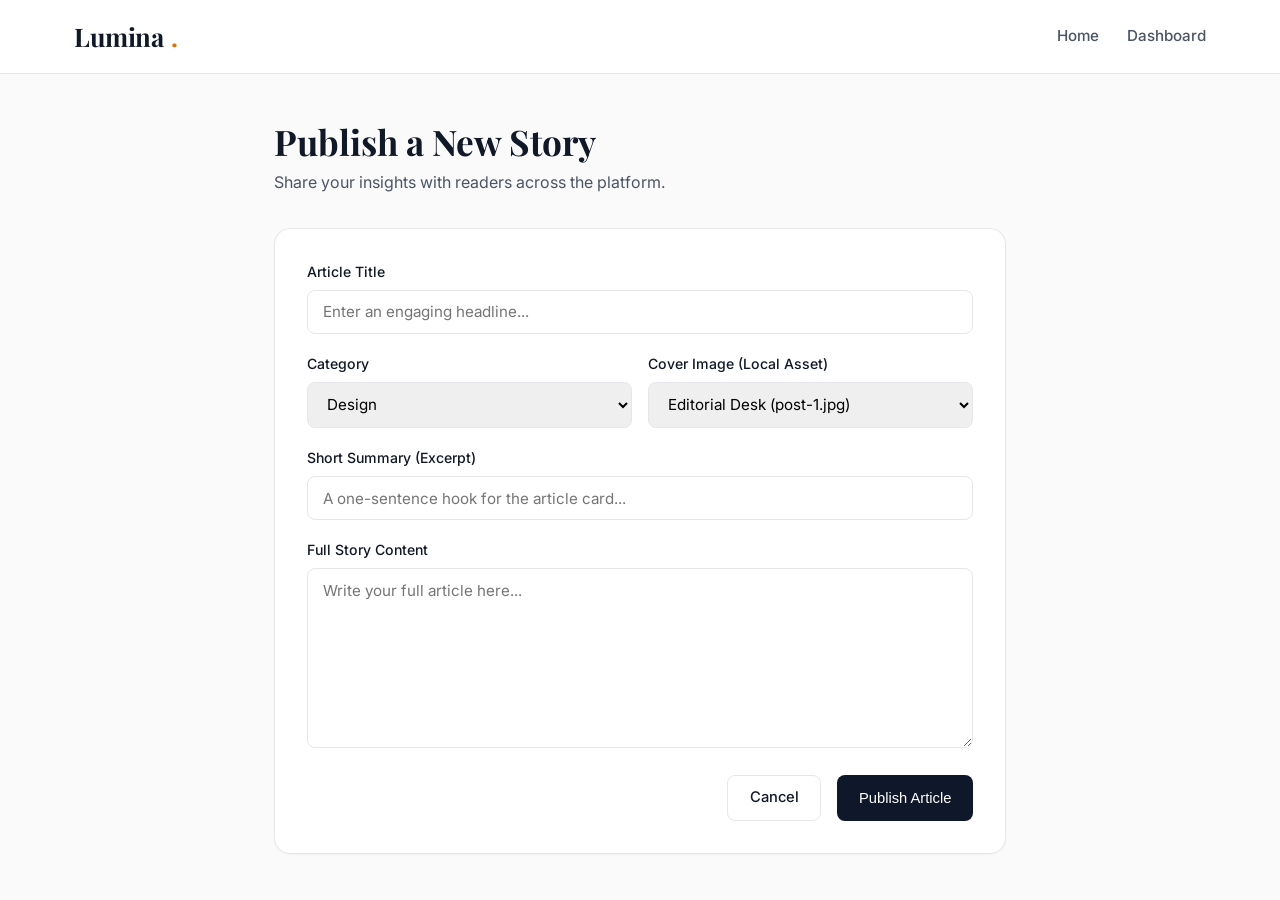
<file: create-blog.html>
<!DOCTYPE html>
<html lang="en">
<head>
  <meta charset="UTF-8">
  <meta name="viewport" content="width=device-width, initial-scale=1.0">
  <title>Write Article — Lumina Press</title>
  <link rel="stylesheet" href="css/style.css">
</head>
<body>

  <header class="navbar">
    <div class="nav-container">
      <a href="index.html" class="logo">Lumina<span>.</span></a>
      <nav class="nav-links">
        <a href="index.html">Home</a>
        <a href="dashboard.html">Dashboard</a>
      </nav>
    </div>
  </header>

  <main class="container" style="max-width: 780px;">
    <div style="margin-bottom: 2rem;">
      <h1 style="font-size: 2.2rem;">Publish a New Story</h1>
      <p style="color: var(--text-secondary);">Share your insights with readers across the platform.</p>
    </div>

    <div style="background: var(--bg-surface); border: 1px solid var(--border); border-radius: 16px; padding: 2rem; box-shadow: var(--shadow-sm);">
      <form onsubmit="handleCreateBlog(event)">
        <div class="form-group">
          <label>Article Title</label>
          <input type="text" id="blog-title" class="form-control" placeholder="Enter an engaging headline..." required>
        </div>

        <div style="display:grid; grid-template-columns: 1fr 1fr; gap: 1rem;">
          <div class="form-group">
            <label>Category</label>
            <select id="blog-category" class="form-control">
              <option value="Design">Design</option>
              <option value="Technology">Technology</option>
              <option value="Lifestyle">Lifestyle</option>
            </select>
          </div>

          <div class="form-group">
            <label>Cover Image (Local Asset)</label>
            <select id="blog-image" class="form-control">
              <option value="images/post-1.jpg">Editorial Desk (post-1.jpg)</option>
              <option value="images/post-2.jpg">Tech Workspace (post-2.jpg)</option>
              <option value="images/post-3.jpg">Minimal Lifestyle (post-3.jpg)</option>
              <option value="images/hero-banner.jpg">Hero Studio (hero-banner.jpg)</option>
            </select>
          </div>
        </div>

        <div class="form-group">
          <label>Short Summary (Excerpt)</label>
          <input type="text" id="blog-excerpt" class="form-control" placeholder="A one-sentence hook for the article card..." required>
        </div>

        <div class="form-group">
          <label>Full Story Content</label>
          <textarea id="blog-content" class="form-control" placeholder="Write your full article here..." required></textarea>
        </div>

        <div style="display:flex; gap:1rem; justify-content:flex-end;">
          <a href="dashboard.html" class="btn btn-outline">Cancel</a>
          <button type="submit" class="btn btn-primary">Publish Article</button>
        </div>
      </form>
    </div>
  </main>

  <script src="js/app.js"></script>
</body>
</html>
</file>
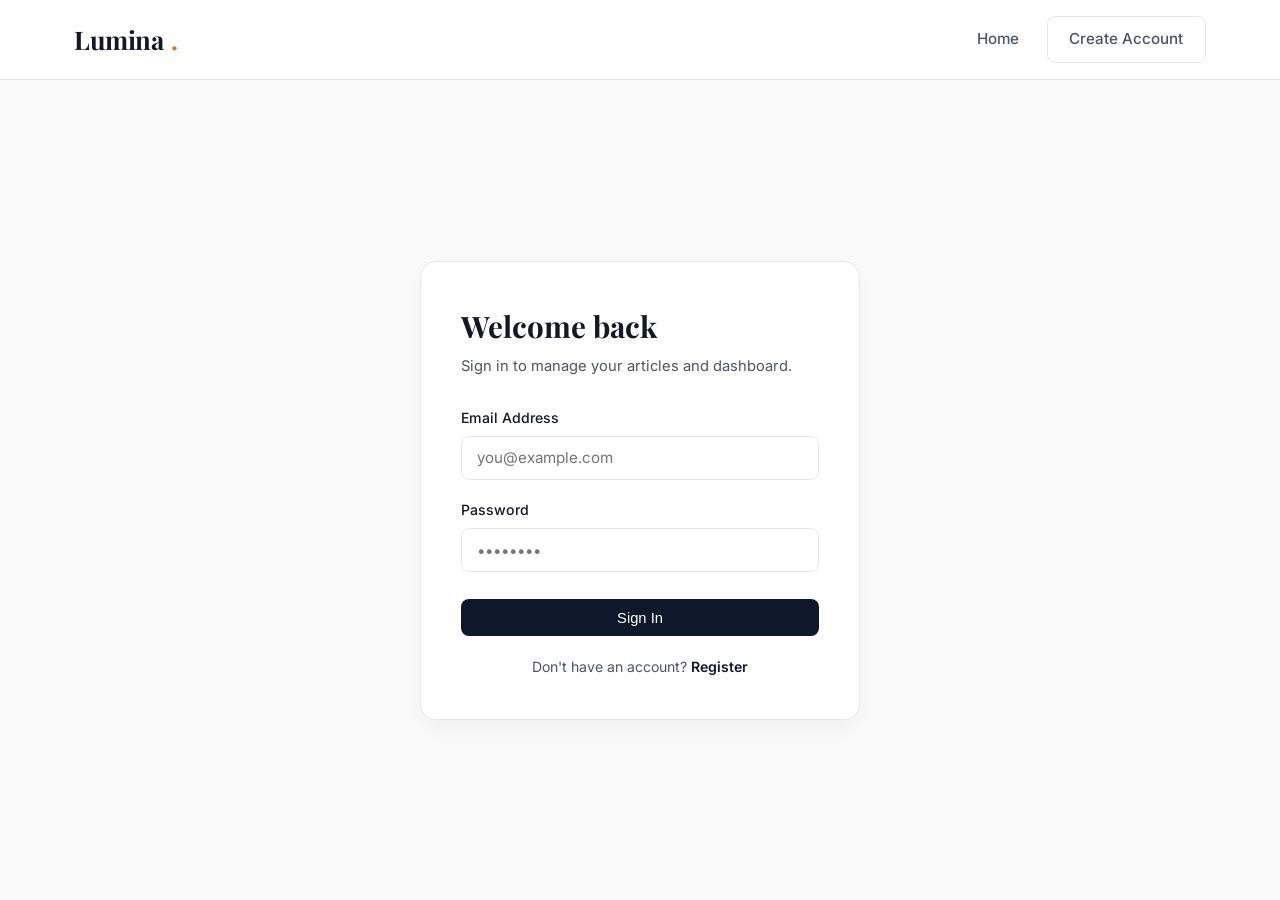
<file: dashboard.html>
<!DOCTYPE html>
<html lang="en">
<head>
  <meta charset="UTF-8">
  <meta name="viewport" content="width=device-width, initial-scale=1.0">
  <title>Dashboard — Lumina Press</title>
  <link rel="stylesheet" href="css/style.css">
</head>
<body>

  <header class="navbar">
    <div class="nav-container">
      <a href="index.html" class="logo">Lumina<span>.</span></a>
      <nav class="nav-links">
        <a href="index.html">Home</a>
        <a href="dashboard.html" class="active">Dashboard</a>
        <a href="create-blog.html" class="btn btn-primary">+ New Article</a>
        <button onclick="logoutUser()" class="btn btn-outline">Logout</button>
      </nav>
    </div>
  </header>

  <main class="container">
    <div class="section-header">
      <div>
        <h1 id="welcome-user" style="font-size:2rem;">Dashboard</h1>
        <p style="color:var(--text-secondary);">Manage your published articles and track engagement.</p>
      </div>
      <a href="create-blog.html" class="btn btn-primary">Write New Post</a>
    </div>

    <div class="stats-grid">
      <div class="stat-card">
        <span>Published Articles</span>
        <h3 id="stat-total-posts">3</h3>
      </div>
      <div class="stat-card">
        <span>Total Views</span>
        <h3>1,420</h3>
      </div>
      <div class="stat-card">
        <span>Avg. Read Time</span>
        <h3>4.2 min</h3>
      </div>
    </div>

    <h2 style="font-size:1.4rem; margin-bottom:1rem;">Your Articles</h2>
    <div class="table-card">
      <table>
        <thead>
          <tr>
            <th>Article Title</th>
            <th>Category</th>
            <th>Published Date</th>
            <th>Action</th>
          </tr>
        </thead>
        <tbody id="dashboard-table-body"></tbody>
      </table>
    </div>
  </main>

  <script src="js/app.js"></script>
</body>
</html>
</file>
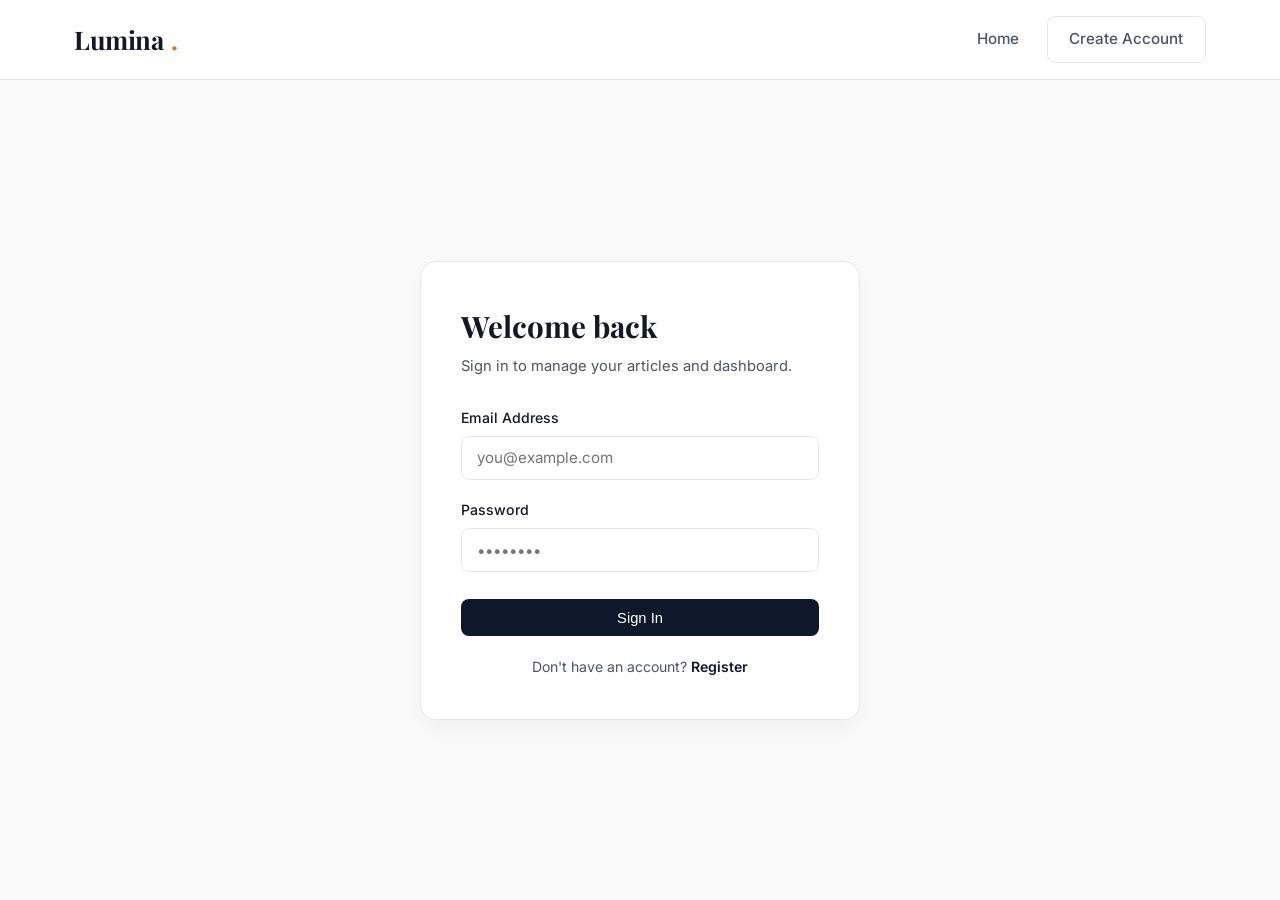
<file: login.html>
<!DOCTYPE html>
<html lang="en">
<head>
  <meta charset="UTF-8">
  <meta name="viewport" content="width=device-width, initial-scale=1.0">
  <title>Sign In — Lumina Press</title>
  <link rel="stylesheet" href="css/style.css">
</head>
<body>

  <header class="navbar">
    <div class="nav-container">
      <a href="index.html" class="logo">Lumina<span>.</span></a>
      <nav class="nav-links">
        <a href="index.html">Home</a>
        <a href="register.html" class="btn btn-outline">Create Account</a>
      </nav>
    </div>
  </header>

  <div class="auth-wrapper">
    <div class="auth-card">
      <h2>Welcome back</h2>
      <p class="sub">Sign in to manage your articles and dashboard.</p>
      <form onsubmit="handleLogin(event)">
        <div class="form-group">
          <label>Email Address</label>
          <input type="email" id="login-email" class="form-control" placeholder="you@example.com" required>
        </div>
        <div class="form-group">
          <label>Password</label>
          <input type="password" id="login-password" class="form-control" placeholder="••••••••" required>
        </div>
        <button type="submit" class="btn btn-primary" style="width:100%; margin-top:0.5rem;">Sign In</button>
      </form>
      <p style="text-align:center; margin-top:1.25rem; font-size:0.88rem; color:var(--text-secondary);">
        Don't have an account? <a href="register.html" style="color:var(--accent); font-weight:600;">Register</a>
      </p>
    </div>
  </div>

  <script src="js/app.js"></script>
</body>
</html>
</file>
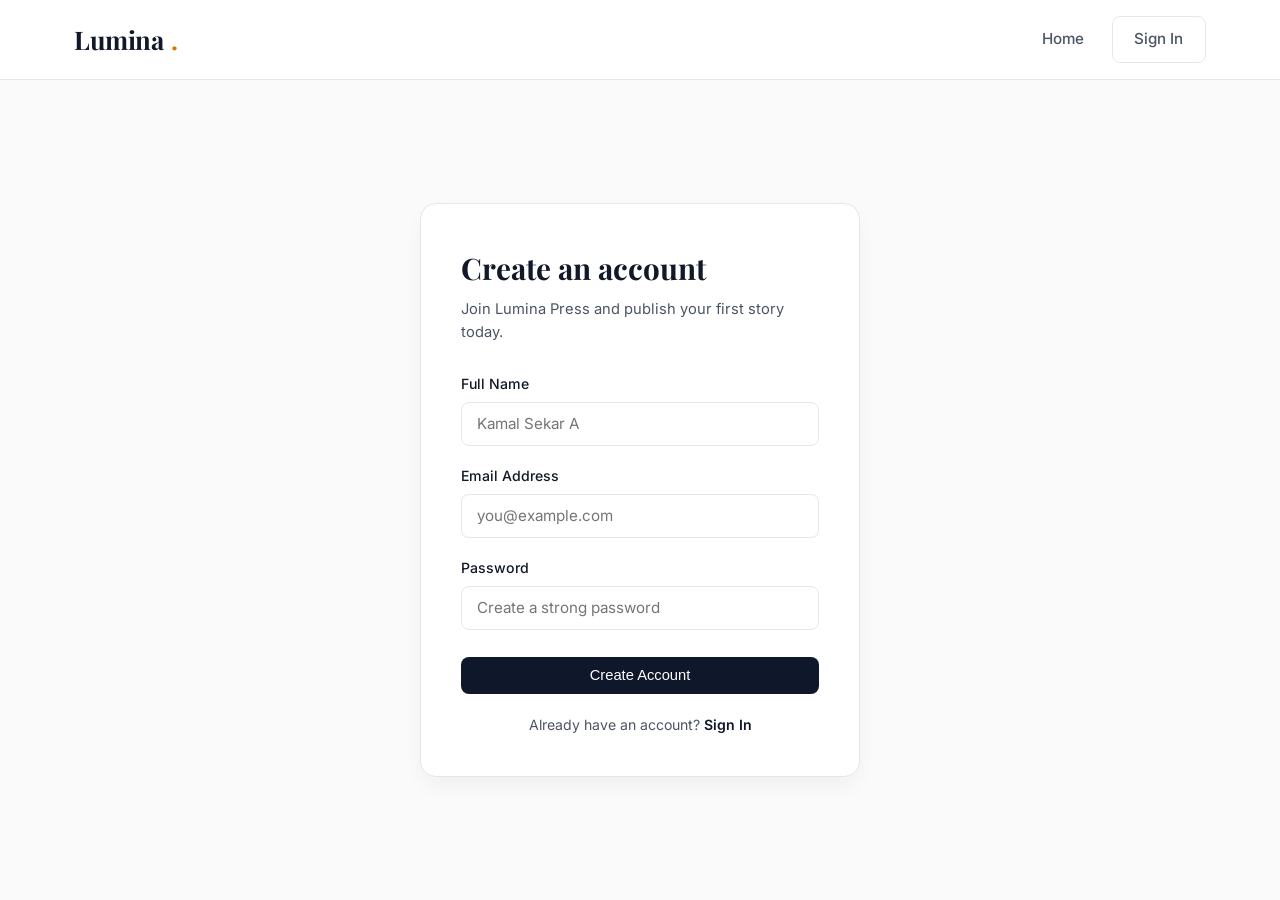
<file: register.html>
<!DOCTYPE html>
<html lang="en">
<head>
  <meta charset="UTF-8">
  <meta name="viewport" content="width=device-width, initial-scale=1.0">
  <title>Create Account — Lumina Press</title>
  <link rel="stylesheet" href="css/style.css">
</head>
<body>

  <header class="navbar">
    <div class="nav-container">
      <a href="index.html" class="logo">Lumina<span>.</span></a>
      <nav class="nav-links">
        <a href="index.html">Home</a>
        <a href="login.html" class="btn btn-outline">Sign In</a>
      </nav>
    </div>
  </header>

  <div class="auth-wrapper">
    <div class="auth-card">
      <h2>Create an account</h2>
      <p class="sub">Join Lumina Press and publish your first story today.</p>
      <form onsubmit="handleRegister(event)">
        <div class="form-group">
          <label>Full Name</label>
          <input type="text" id="reg-name" class="form-control" placeholder="Kamal Sekar A" required>
        </div>
        <div class="form-group">
          <label>Email Address</label>
          <input type="email" id="reg-email" class="form-control" placeholder="you@example.com" required>
        </div>
        <div class="form-group">
          <label>Password</label>
          <input type="password" id="reg-password" class="form-control" placeholder="Create a strong password" required>
        </div>
        <button type="submit" class="btn btn-primary" style="width:100%; margin-top:0.5rem;">Create Account</button>
      </form>
      <p style="text-align:center; margin-top:1.25rem; font-size:0.88rem; color:var(--text-secondary);">
        Already have an account? <a href="login.html" style="color:var(--accent); font-weight:600;">Sign In</a>
      </p>
    </div>
  </div>

  <script src="js/app.js"></script>
</body>
</html>
</file>
<file: css/style.css>
@import url('https://fonts.googleapis.com/css2?family=Inter:wght@400;500;600;700&family=Playfair+Display:wght@600;700&display=swap');

:root {
  --bg-primary: #FAFAFA;
  --bg-surface: #FFFFFF;
  --text-primary: #111827;
  --text-secondary: #4B5563;
  --text-muted: #9CA3AF;
  --accent: #0F172A;
  --accent-hover: #1E293B;
  --brand-gold: #D97706;
  --border: #E5E7EB;
  --shadow-sm: 0 1px 2px rgba(0,0,0,0.04);
  --shadow-md: 0 10px 25px -5px rgba(0,0,0,0.06);
  --radius: 12px;
}

* {
  margin: 0;
  padding: 0;
  box-sizing: border-box;
}

body {
  font-family: 'Inter', sans-serif;
  background-color: var(--bg-primary);
  color: var(--text-primary);
  line-height: 1.6;
  -webkit-font-smoothing: antialiased;
}

h1, h2, h3, .serif {
  font-family: 'Playfair Display', serif;
}

a {
  text-decoration: none;
  color: inherit;
}

/* Navbar */
.navbar {
  background: rgba(255, 255, 255, 0.9);
  backdrop-filter: blur(12px);
  border-bottom: 1px solid var(--border);
  position: sticky;
  top: 0;
  z-index: 100;
}

.nav-container {
  max-width: 1180px;
  margin: 0 auto;
  padding: 1rem 1.5rem;
  display: flex;
  justify-content: space-between;
  align-items: center;
}

.logo {
  font-family: 'Playfair Display', serif;
  font-size: 1.6rem;
  font-weight: 700;
  letter-spacing: -0.5px;
  display: flex;
  align-items: center;
  gap: 8px;
}

.logo span {
  color: var(--brand-gold);
}

.nav-links {
  display: flex;
  align-items: center;
  gap: 1.75rem;
}

.nav-links a {
  font-size: 0.95rem;
  font-weight: 500;
  color: var(--text-secondary);
  transition: color 0.2s;
}

.nav-links a:hover, .nav-links a.active {
  color: var(--text-primary);
}

.btn {
  display: inline-flex;
  align-items: center;
  justify-content: center;
  gap: 0.5rem;
  padding: 0.65rem 1.35rem;
  border-radius: 8px;
  font-size: 0.92rem;
  font-weight: 500;
  cursor: pointer;
  transition: all 0.2s ease;
  border: none;
}

.btn-primary {
  background: var(--accent);
  color: #FFFFFF;
}

.btn-primary:hover {
  background: var(--accent-hover);
  transform: translateY(-1px);
}

.btn-outline {
  background: transparent;
  border: 1px solid var(--border);
  color: var(--text-primary);
}

.btn-outline:hover {
  background: #F3F4F6;
}

.btn-danger {
  background: #FEE2E2;
  color: #DC2626;
}

.btn-danger:hover {
  background: #FECACA;
}

/* Container */
.container {
  max-width: 1180px;
  margin: 0 auto;
  padding: 2.5rem 1.5rem;
}

/* Hero Section */
.hero {
  display: grid;
  grid-template-columns: 1.1fr 0.9fr;
  gap: 3rem;
  align-items: center;
  background: var(--bg-surface);
  border: 1px solid var(--border);
  border-radius: 20px;
  padding: 2.5rem;
  box-shadow: var(--shadow-md);
  margin-bottom: 3.5rem;
}

.hero-badge {
  display: inline-block;
  background: #FEF3C7;
  color: #B45309;
  font-size: 0.78rem;
  font-weight: 600;
  padding: 0.3rem 0.8rem;
  border-radius: 99px;
  text-transform: uppercase;
  letter-spacing: 0.5px;
  margin-bottom: 1rem;
}

.hero h1 {
  font-size: 2.6rem;
  line-height: 1.2;
  margin-bottom: 1rem;
}

.hero p {
  color: var(--text-secondary);
  font-size: 1.05rem;
  margin-bottom: 1.75rem;
}

.hero-img {
  width: 100%;
  height: 340px;
  object-fit: cover;
  border-radius: 14px;
}

/* Filter & Search Bar */
.section-header {
  display: flex;
  justify-content: space-between;
  align-items: center;
  flex-wrap: wrap;
  gap: 1rem;
  margin-bottom: 2rem;
}

.filter-tabs {
  display: flex;
  gap: 0.6rem;
  flex-wrap: wrap;
}

.tab-btn {
  padding: 0.45rem 1rem;
  border-radius: 99px;
  border: 1px solid var(--border);
  background: var(--bg-surface);
  font-size: 0.88rem;
  font-weight: 500;
  color: var(--text-secondary);
  cursor: pointer;
  transition: all 0.2s;
}

.tab-btn.active, .tab-btn:hover {
  background: var(--accent);
  color: #FFFFFF;
  border-color: var(--accent);
}

.search-box input {
  padding: 0.55rem 1rem;
  border: 1px solid var(--border);
  border-radius: 8px;
  font-size: 0.9rem;
  width: 260px;
  outline: none;
}

.search-box input:focus {
  border-color: var(--accent);
}

/* Blog Grid */
.blog-grid {
  display: grid;
  grid-template-columns: repeat(auto-fill, minmax(340px, 1fr));
  gap: 2rem;
}

.blog-card {
  background: var(--bg-surface);
  border: 1px solid var(--border);
  border-radius: var(--radius);
  overflow: hidden;
  transition: transform 0.25s ease, box-shadow 0.25s ease;
  display: flex;
  flex-direction: column;
}

.blog-card:hover {
  transform: translateY(-4px);
  box-shadow: var(--shadow-md);
}

.blog-card img {
  width: 100%;
  height: 210px;
  object-fit: cover;
}

.blog-content {
  padding: 1.5rem;
  flex: 1;
  display: flex;
  flex-direction: column;
}

.blog-meta {
  display: flex;
  justify-content: space-between;
  font-size: 0.8rem;
  color: var(--text-muted);
  margin-bottom: 0.6rem;
}

.blog-cat {
  color: var(--brand-gold);
  font-weight: 600;
  text-transform: uppercase;
}

.blog-card h3 {
  font-size: 1.3rem;
  margin-bottom: 0.6rem;
  line-height: 1.35;
}

.blog-card p {
  color: var(--text-secondary);
  font-size: 0.92rem;
  margin-bottom: 1.25rem;
  flex: 1;
}

.author-row {
  display: flex;
  align-items: center;
  justify-content: space-between;
  padding-top: 1rem;
  border-top: 1px solid var(--border);
}

.author-info {
  display: flex;
  align-items: center;
  gap: 0.6rem;
  font-size: 0.85rem;
  font-weight: 500;
}

.author-info img {
  width: 28px;
  height: 28px;
  border-radius: 50%;
  object-fit: cover;
}

/* Auth & Editor Forms */
.auth-wrapper {
  min-height: calc(100vh - 80px);
  display: flex;
  align-items: center;
  justify-content: center;
  padding: 2rem 1rem;
}

.auth-card {
  background: var(--bg-surface);
  border: 1px solid var(--border);
  border-radius: 16px;
  padding: 2.5rem;
  width: 100%;
  max-width: 440px;
  box-shadow: var(--shadow-md);
}

.auth-card h2 {
  font-size: 1.85rem;
  margin-bottom: 0.4rem;
}

.auth-card p.sub {
  color: var(--text-secondary);
  font-size: 0.92rem;
  margin-bottom: 1.75rem;
}

.form-group {
  margin-bottom: 1.2rem;
}

.form-group label {
  display: block;
  font-size: 0.88rem;
  font-weight: 500;
  margin-bottom: 0.4rem;
  color: var(--text-primary);
}

.form-control {
  width: 100%;
  padding: 0.72rem 0.95rem;
  border: 1px solid var(--border);
  border-radius: 8px;
  font-family: inherit;
  font-size: 0.95rem;
  outline: none;
  transition: border-color 0.2s;
}

.form-control:focus {
  border-color: var(--accent);
}

textarea.form-control {
  min-height: 180px;
  resize: vertical;
}

/* Dashboard */
.stats-grid {
  display: grid;
  grid-template-columns: repeat(auto-fit, minmax(220px, 1fr));
  gap: 1.5rem;
  margin-bottom: 2.5rem;
}

.stat-card {
  background: var(--bg-surface);
  border: 1px solid var(--border);
  border-radius: var(--radius);
  padding: 1.5rem;
  box-shadow: var(--shadow-sm);
}

.stat-card span {
  font-size: 0.85rem;
  color: var(--text-secondary);
}

.stat-card h3 {
  font-family: 'Inter', sans-serif;
  font-size: 2rem;
  margin-top: 0.4rem;
}

.table-card {
  background: var(--bg-surface);
  border: 1px solid var(--border);
  border-radius: var(--radius);
  overflow-x: auto;
}

table {
  width: 100%;
  border-collapse: collapse;
  text-align: left;
}

th, td {
  padding: 1rem 1.25rem;
  border-bottom: 1px solid var(--border);
  font-size: 0.92rem;
}

th {
  background: #F9FAFB;
  font-weight: 600;
  color: var(--text-secondary);
}

/* Modal for Reading Full Blog */
.modal-overlay {
  position: fixed;
  inset: 0;
  background: rgba(15, 23, 42, 0.6);
  display: none;
  align-items: center;
  justify-content: center;
  padding: 1.5rem;
  z-index: 200;
}

.modal-overlay.open {
  display: flex;
}

.modal-box {
  background: var(--bg-surface);
  max-width: 720px;
  width: 100%;
  max-height: 88vh;
  overflow-y: auto;
  border-radius: 16px;
  padding: 2.25rem;
  position: relative;
}

.modal-close {
  position: absolute;
  top: 1.25rem;
  right: 1.25rem;
  background: #F3F4F6;
  border: none;
  width: 34px;
  height: 34px;
  border-radius: 50%;
  cursor: pointer;
  font-size: 1.1rem;
}

/* Footer */
footer {
  border-top: 1px solid var(--border);
  background: var(--bg-surface);
  padding: 2rem 1.5rem;
  text-align: center;
  color: var(--text-secondary);
  font-size: 0.9rem;
  margin-top: 4rem;
}

/* Responsive */
@media (max-width: 768px) {
  .hero {
    grid-template-columns: 1fr;
    padding: 1.5rem;
  }
  .hero h1 {
    font-size: 2rem;
  }
  .nav-links {
    gap: 1rem;
  }
  .search-box input {
    width: 100%;
  }
}
</file>
